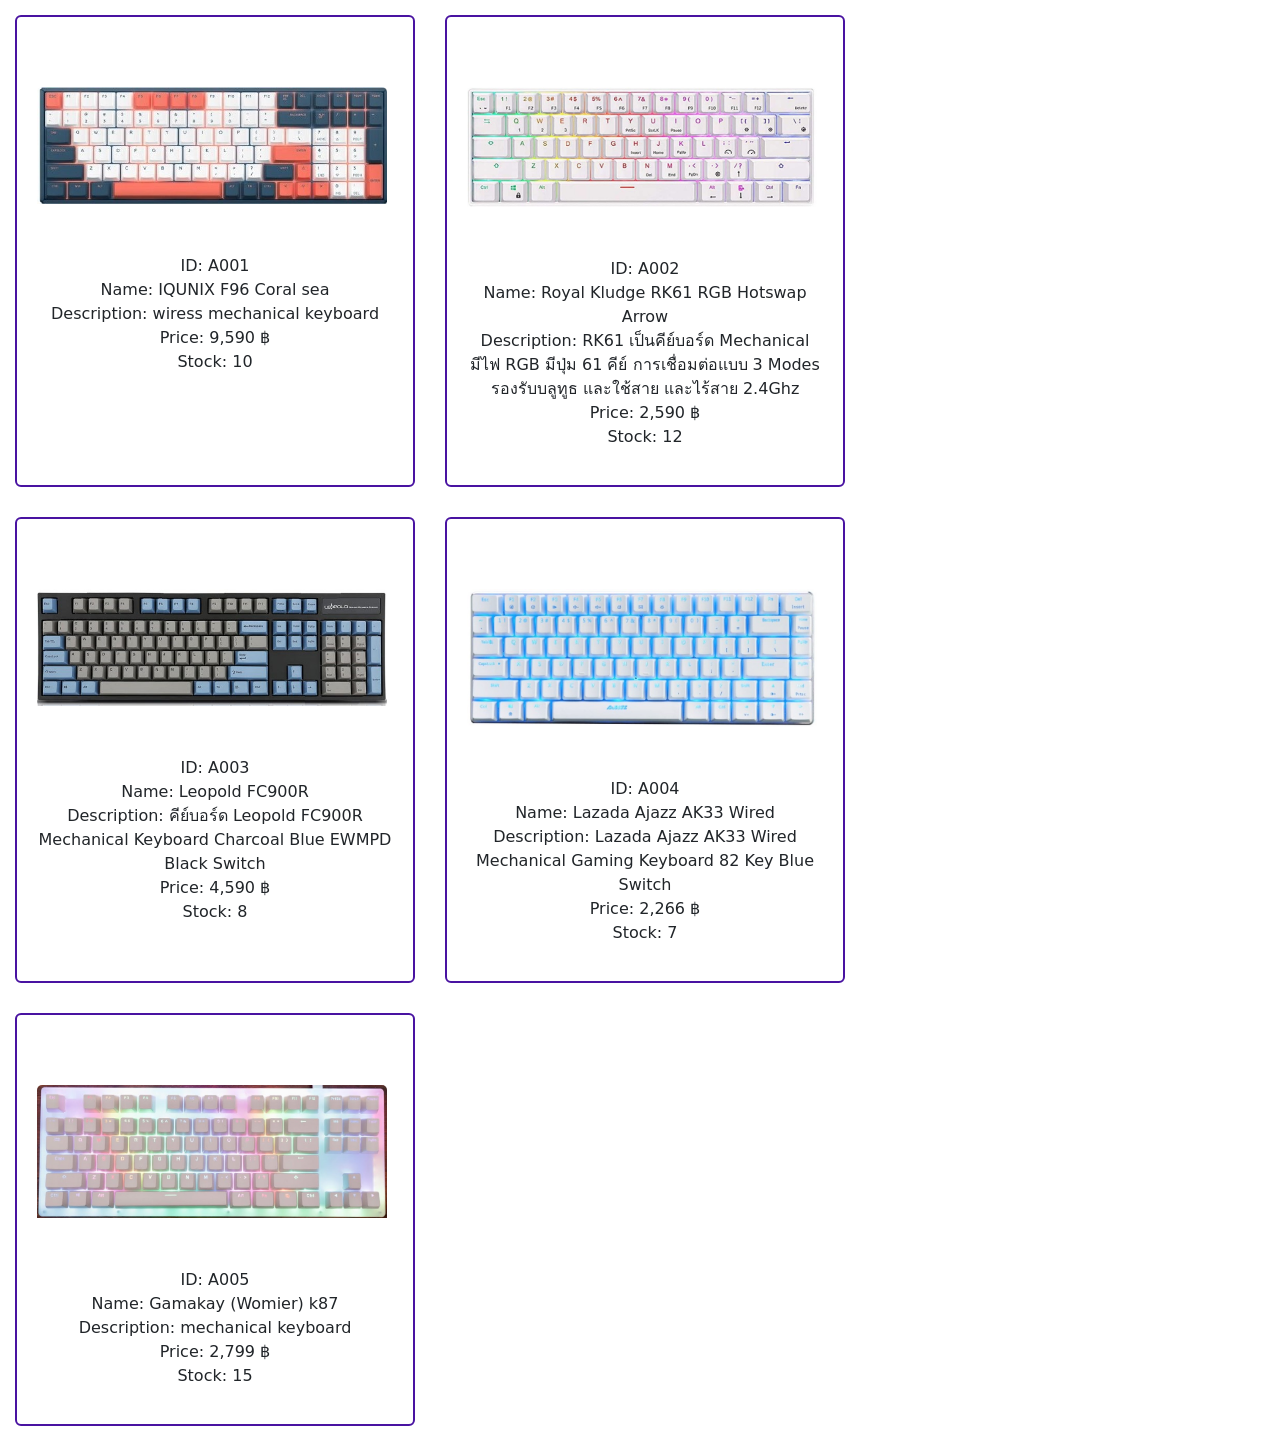
<file: myWork/assignment6/index.html>
<!DOCTYPE html>
<html lang="en">
  <head>
    <meta charset="UTF-8" />
    <meta http-equiv="X-UA-Compatible" content="IE=edge" />
    <meta name="viewport" content="width=device-width, initial-scale=1.0" />
    <title>Document</title>
    <link
      href="https://cdn.jsdelivr.net/npm/bootstrap@5.1.3/dist/css/bootstrap.min.css"
      rel="stylesheet"
      integrity="sha384-1BmE4kWBq78iYhFldvKuhfTAU6auU8tT94WrHftjDbrCEXSU1oBoqyl2QvZ6jIW3"
      crossorigin="anonymous"
    />
    <link rel="stylesheet" href="style.css">
  </head>
  <body>

    <div  id="product"></div>

    <script src="productList.js" type="module"></script>
  </body>
</html>
</file>
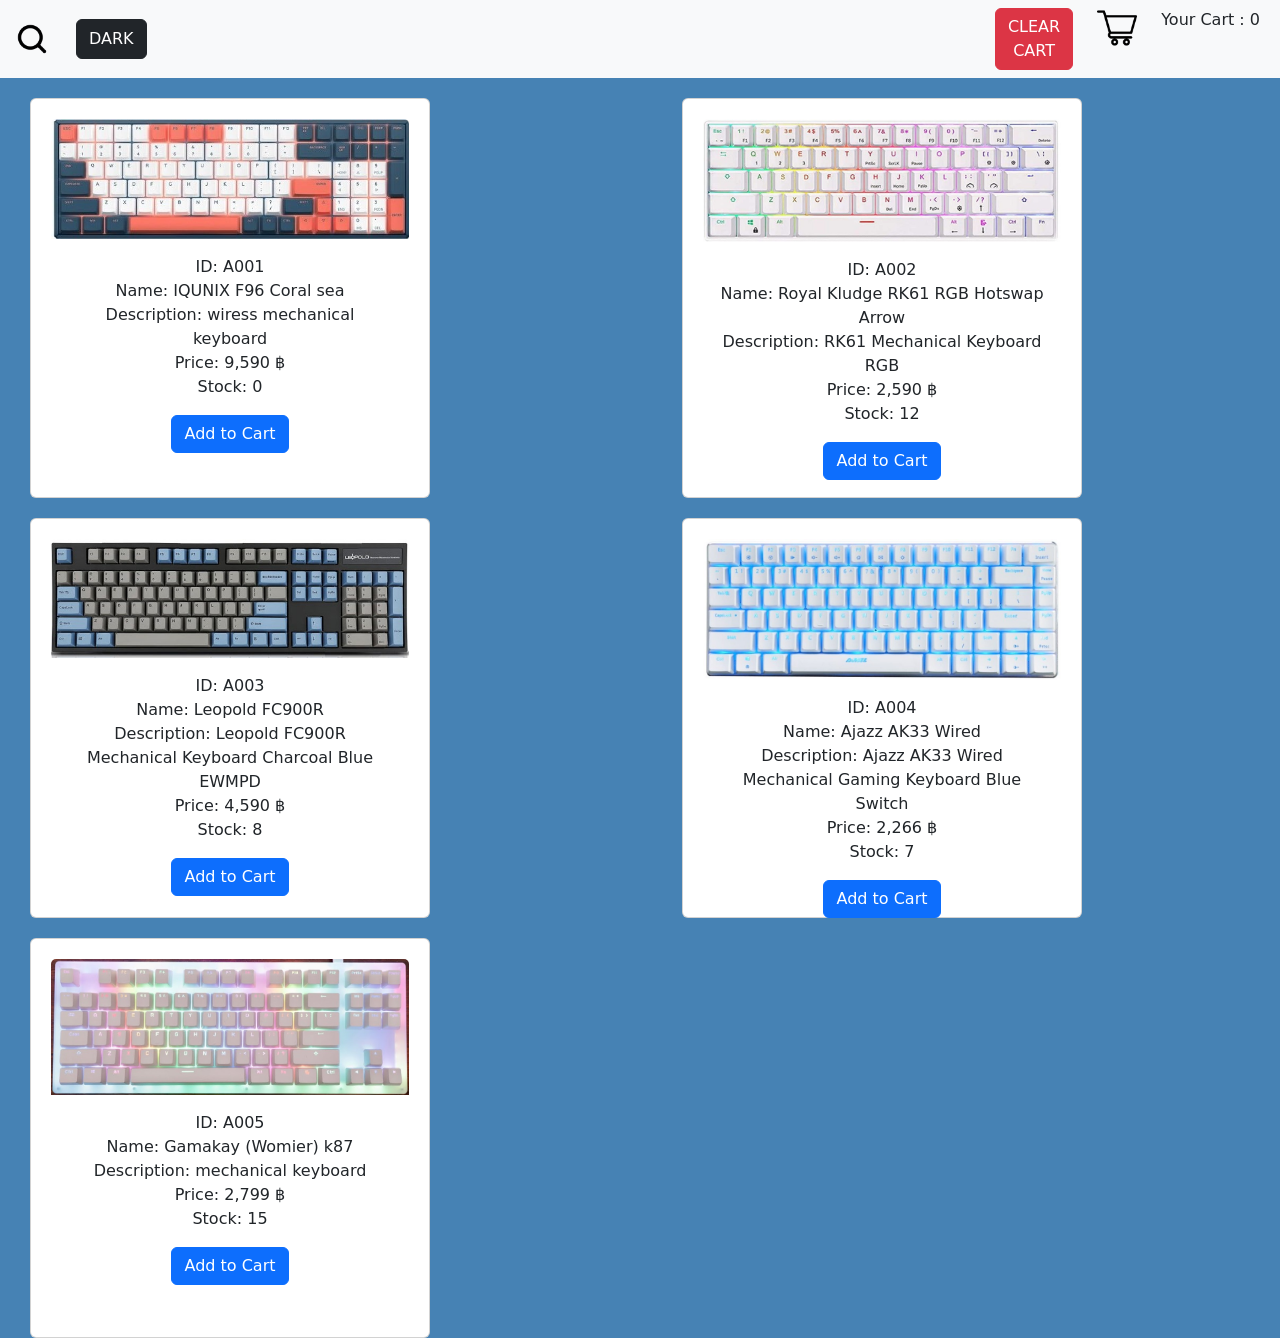
<file: myWork/web_assign7-8-9/index.html>
<!DOCTYPE html>
<html lang="en">
  <head>
    <meta charset="UTF-8" />
    <meta http-equiv="X-UA-Compatible" content="IE=edge" />
    <meta name="viewport" content="width=device-width, initial-scale=1.0" />
    <title>Document</title>
    <link
      href="https://cdn.jsdelivr.net/npm/bootstrap@5.1.3/dist/css/bootstrap.min.css"
      rel="stylesheet"
      integrity="sha384-1BmE4kWBq78iYhFldvKuhfTAU6auU8tT94WrHftjDbrCEXSU1oBoqyl2QvZ6jIW3"
      crossorigin="anonymous"
    />
    <link rel="stylesheet" href="style.css">
  </head>
  <body>

    <script src="productList.js" type="module"></script>
    <script src="search.js" type="module"></script>
    <script src="theme.js"></script>
  </body>
</html>
</file>
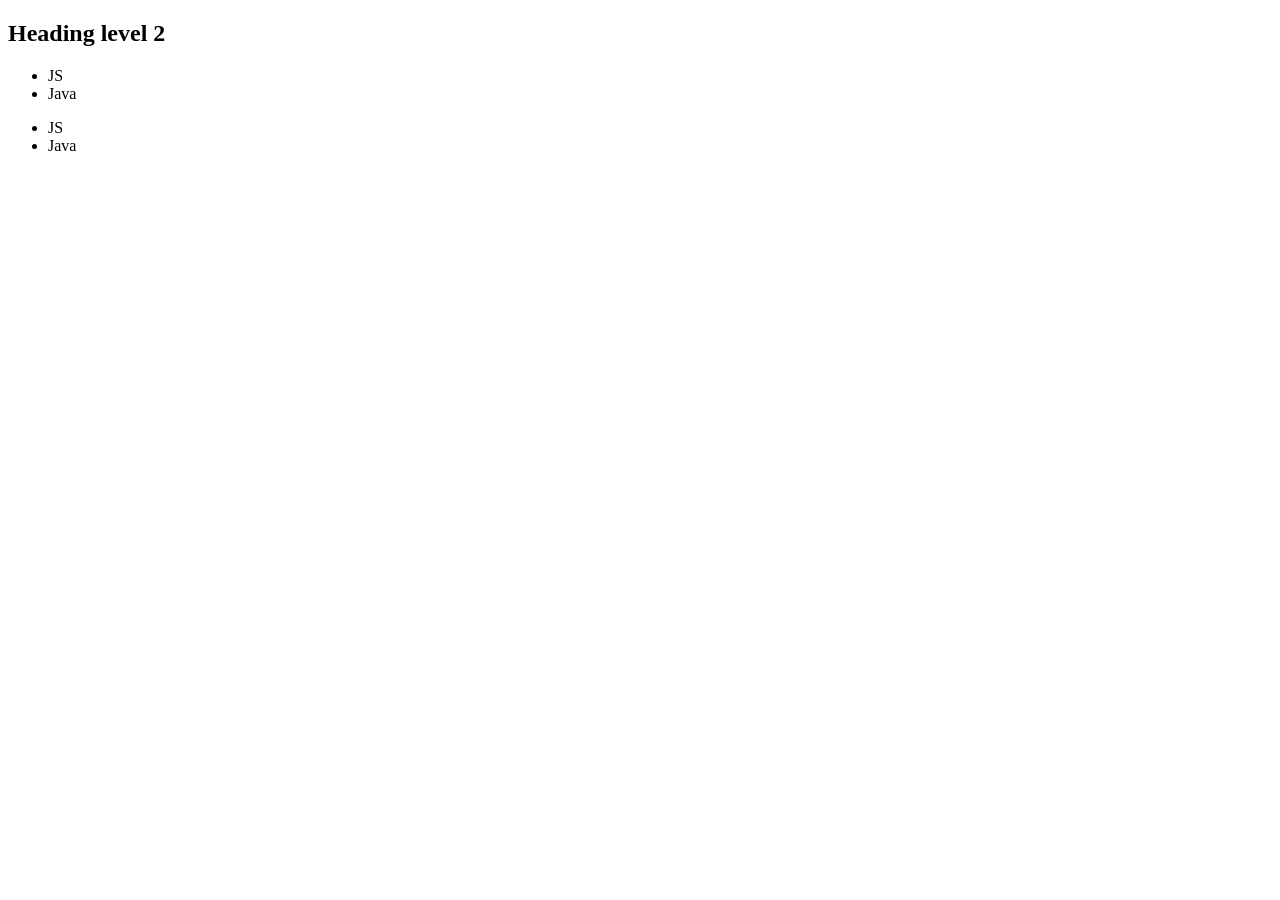
<file: RJARN/07_DOM/index.html>
<!DOCTYPE html>
<html lang="en">
  <head>
    <title>Manipulating Elements</title>
  </head>
  <body>
    <h2 id="h21">Heading level 2</h2>
    <ul prog="programlang"></ul>
    <ul id="u11" class="prog">
      <li class="prog">JS</li>
      <li class="prog">Java</li>
    </ul>
    <ul id="u12" class="prog"></ul>
    <script src="script.js"></script>
  </body>
</html>
</file>
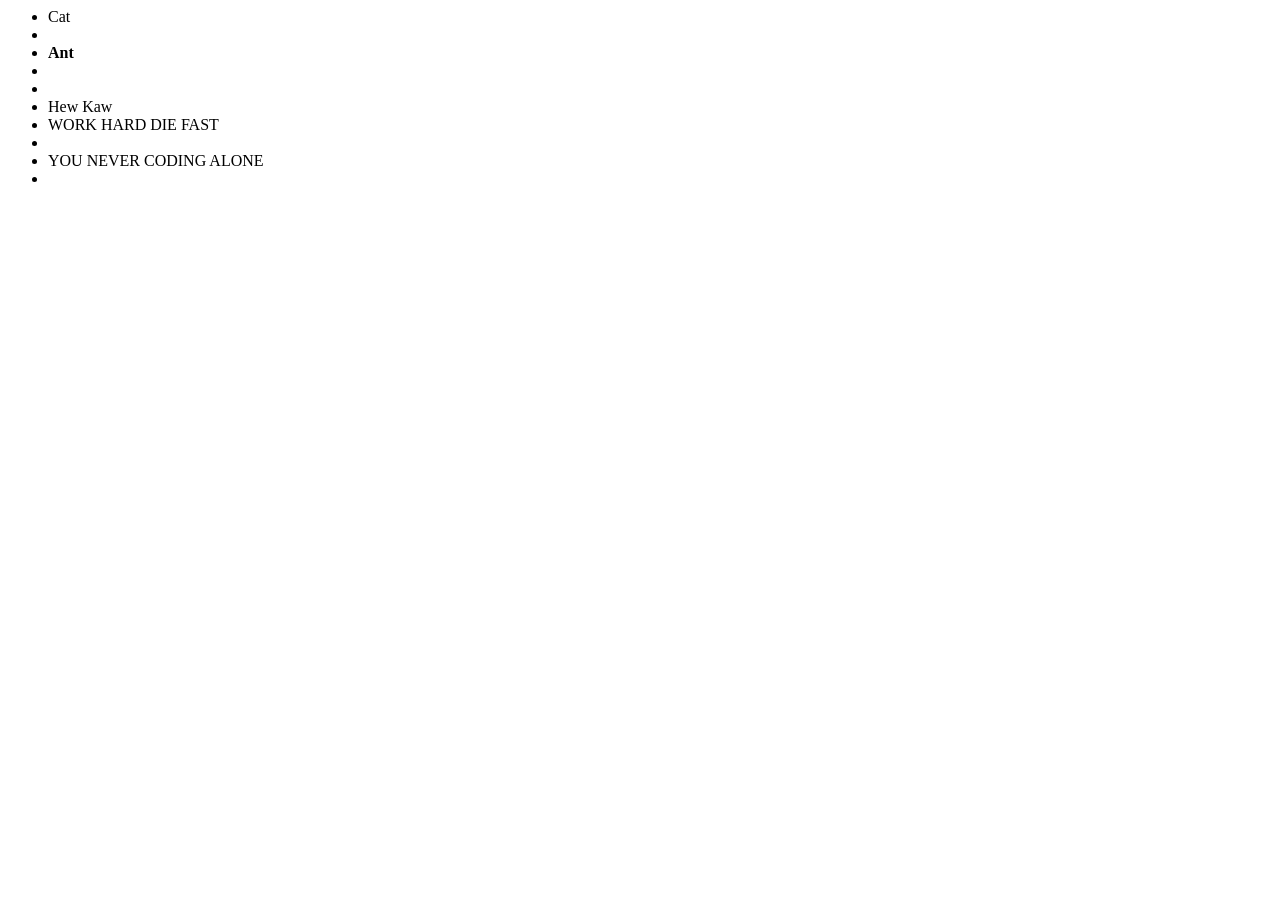
<file: RJARN/Exercise/index.html>
<html lang="en">
  <head>
    <title>Dom Document</title>
  </head>
  <body>
    <div id="Section1">
      <ul>
        <li class="group1"></li>
        <li class="group2"></li>
        <li class="group3"></li>
        <li class="group4"></li>
        <li class="group5"></li>
        <li class="group6"></li>
        <li class="group7"></li>
        <li class="group8"></li>
        <li class="group9"></li>
        <li class="group10"></li>
      </ul>
    </div>
  
    <script src="script.js"></script>
  </body>
</html>
</file>
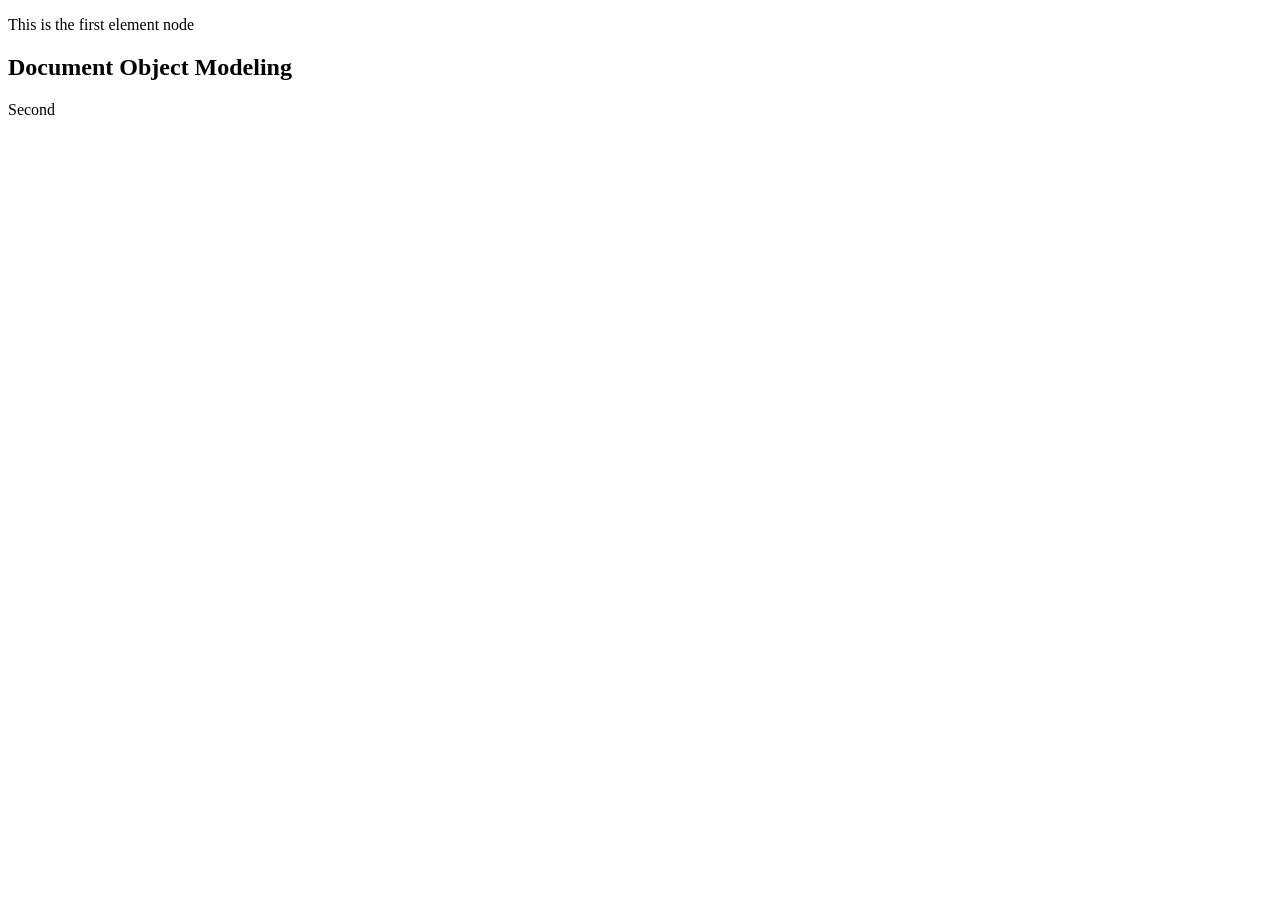
<file: RJARN/07_DOM/07_Nodes/index.html>
<!DOCTYPE html>
<html lang="en">
  <head>
    <title>Manipulating Elements</title>
  </head>
  <body>
    <p>This is the first element node</p>
    <h2>Document Object Modeling</h2>
    <p id="second">Second</p>
    <script src="script.js"></script>
  </body>
</html>
</file>
<file: myWork/assignment6/style.css>
div.card {
    width: 400px;
    height: auto;
    margin: 15px;
    text-align: center;
    border: solid 2px rgb(73, 19, 161);
    padding: 20px;
}

div img{
    max-width: 350px;
    max-height: 300px;
    margin: 50px 0;
}

div#product {
    display: flex;
    flex-wrap: wrap;
    
}
</file>
<file: myWork/web_assign7-8-9/style.css>
/* div.card {
    min-width: 400px;
    max-width: 400px;
    min-height: 400px;
    max-height: 400px;
    margin: 15px 0px 15px 30px;
    padding: 20px;
    border: solid 2px rgb(73, 19, 161);
} */

/* div img{
    max-width: 350px;
    max-height: 300px;
    margin: 50px 0;
}

div#product {
    display: flex;
    flex-wrap: wrap;
    
} */
/* 
body{
    background-color:rgb(107, 101, 101);
    
} */
</file>
